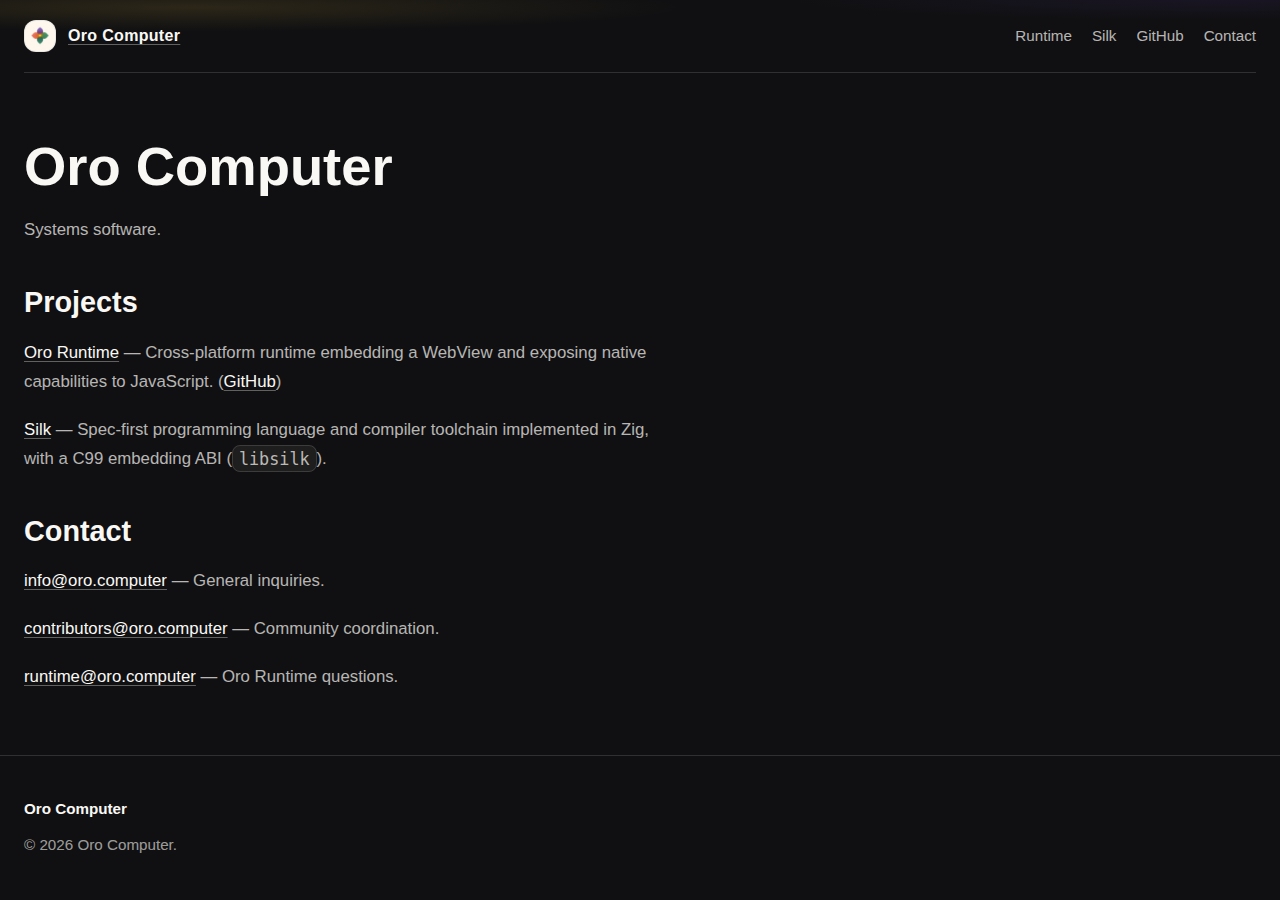
<file: index.html>
<!DOCTYPE html>
<html lang="en">
  <head>
    <meta charset="utf-8" />
    <meta name="viewport" content="width=device-width, initial-scale=1" />
    <title>Oro Computer</title>
    <meta
      name="description"
      content="Oro Computer builds systems software. Projects include Oro Runtime and Silk."
    />
    <meta name="theme-color" content="#101012" />
    <link rel="icon" type="image/png" href="docs/branding/assets/logo-icon-small.png" sizes="32x32" />
    <link rel="stylesheet" href="assets/site.css" />
  </head>
  <body>
    <a class="skip-link" href="#main">Skip to content</a>
    <header class="hero" id="top">
      <div class="container">
        <div class="site-header">
          <a class="brand" href="./">
            <img class="brand-mark" src="docs/branding/assets/logo-icon.png" alt="Oro Computer logo" width="32" height="32" />
            <span class="brand-name">Oro Computer</span>
          </a>
          <nav class="nav" aria-label="Primary navigation">
            <a href="runtime/">Runtime</a>
            <a href="silk/">Silk</a>
            <a href="https://github.com/oro-computer" target="_blank" rel="noreferrer">GitHub</a>
            <a href="#contact">Contact</a>
          </nav>
        </div>
      </div>
    </header>

    <main id="main">
      <section class="section">
        <div class="container">
          <div class="prose">
            <h1>Oro Computer</h1>
            <p>Systems software.</p>

            <h2 id="projects">Projects</h2>
            <p>
              <a href="runtime/">Oro Runtime</a> — Cross-platform runtime embedding a WebView and exposing native capabilities to
              JavaScript. (<a href="https://github.com/oro-computer/oro-runtime" target="_blank" rel="noreferrer">GitHub</a>)
            </p>
            <p>
              <a href="silk/">Silk</a> — Spec-first programming language and compiler toolchain implemented in Zig, with a C99
              embedding ABI (<code>libsilk</code>).
            </p>

            <h2 id="contact">Contact</h2>
            <p><a href="mailto:info@oro.computer">info@oro.computer</a> — General inquiries.</p>
            <p><a href="mailto:contributors@oro.computer">contributors@oro.computer</a> — Community coordination.</p>
            <p><a href="mailto:runtime@oro.computer">runtime@oro.computer</a> — Oro Runtime questions.</p>
          </div>
        </div>
      </section>
    </main>

    <footer class="site-footer">
      <div class="container">
        <div class="footer-inner">
          <strong>Oro Computer</strong>
          <span>© <span data-year>2026</span> Oro Computer.</span>
        </div>
      </div>
    </footer>
    <script src="assets/site.js" defer></script>
  </body>
</html>
</file>
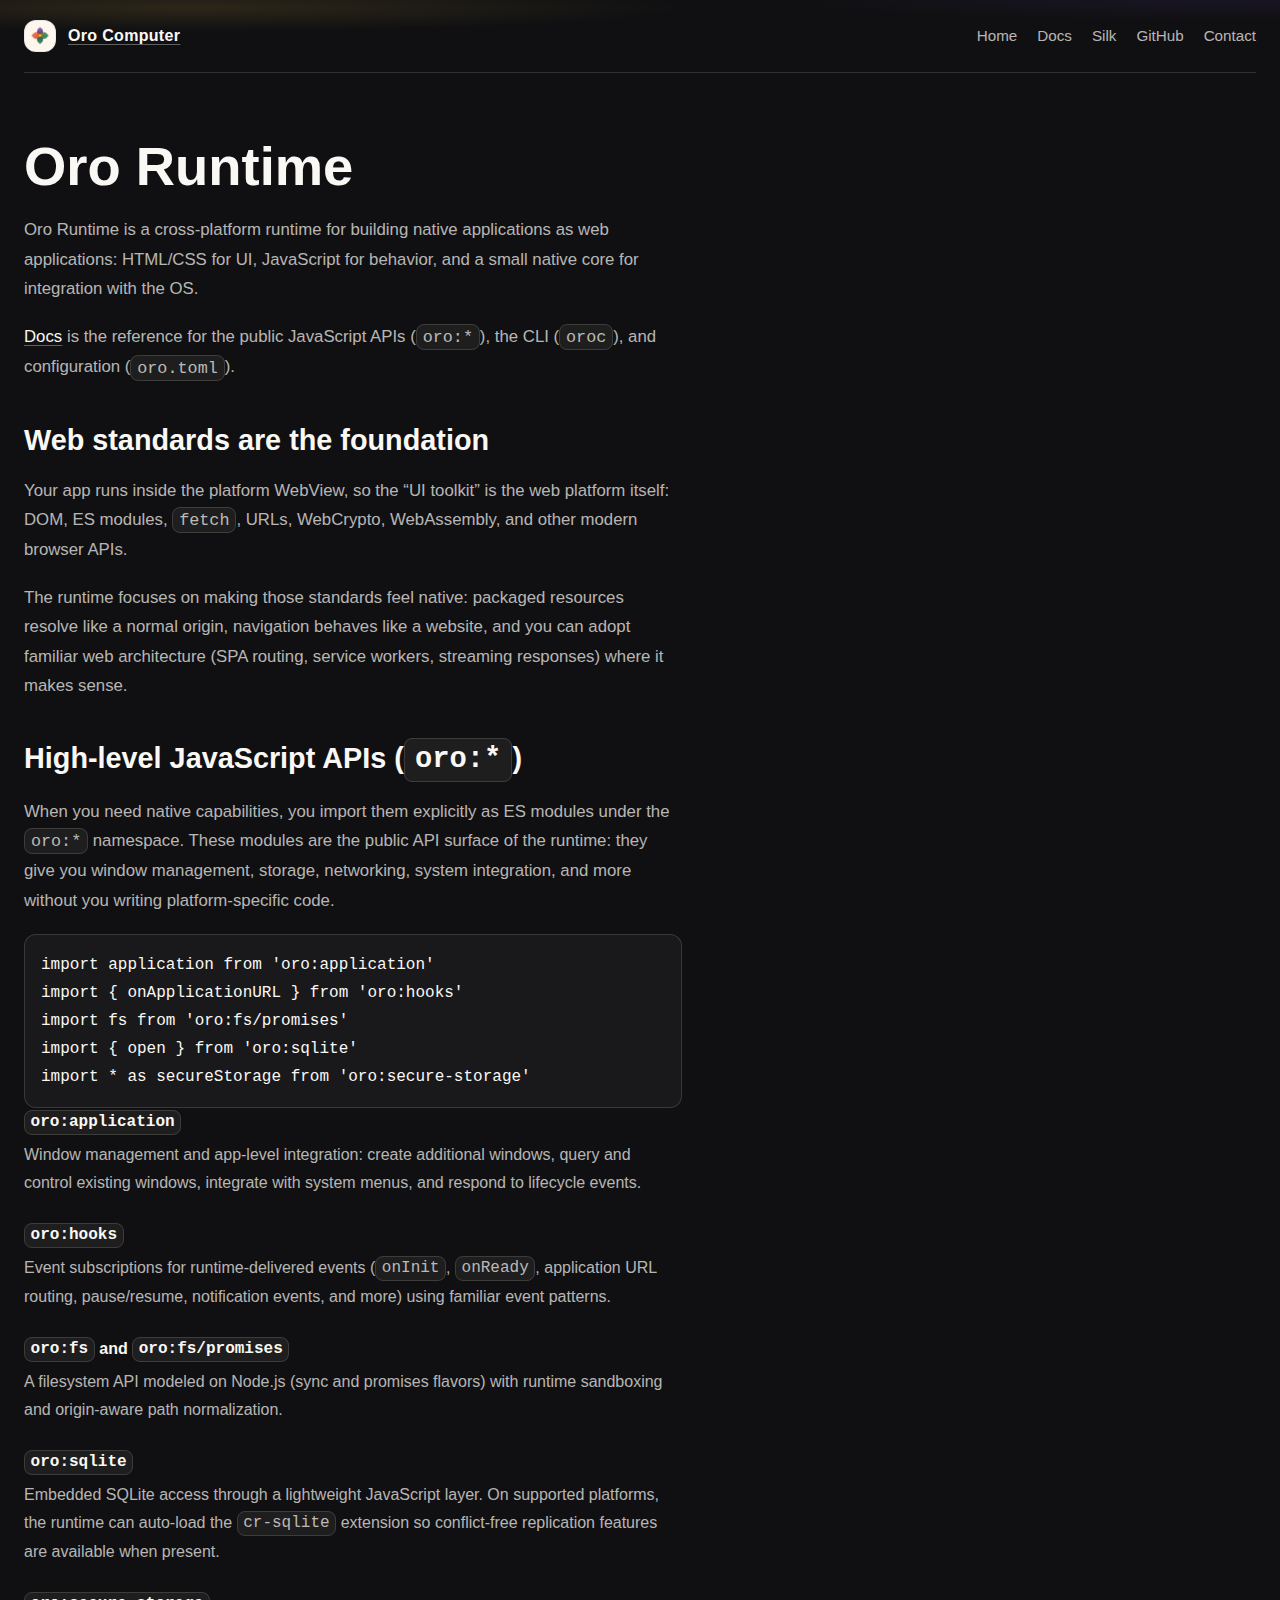
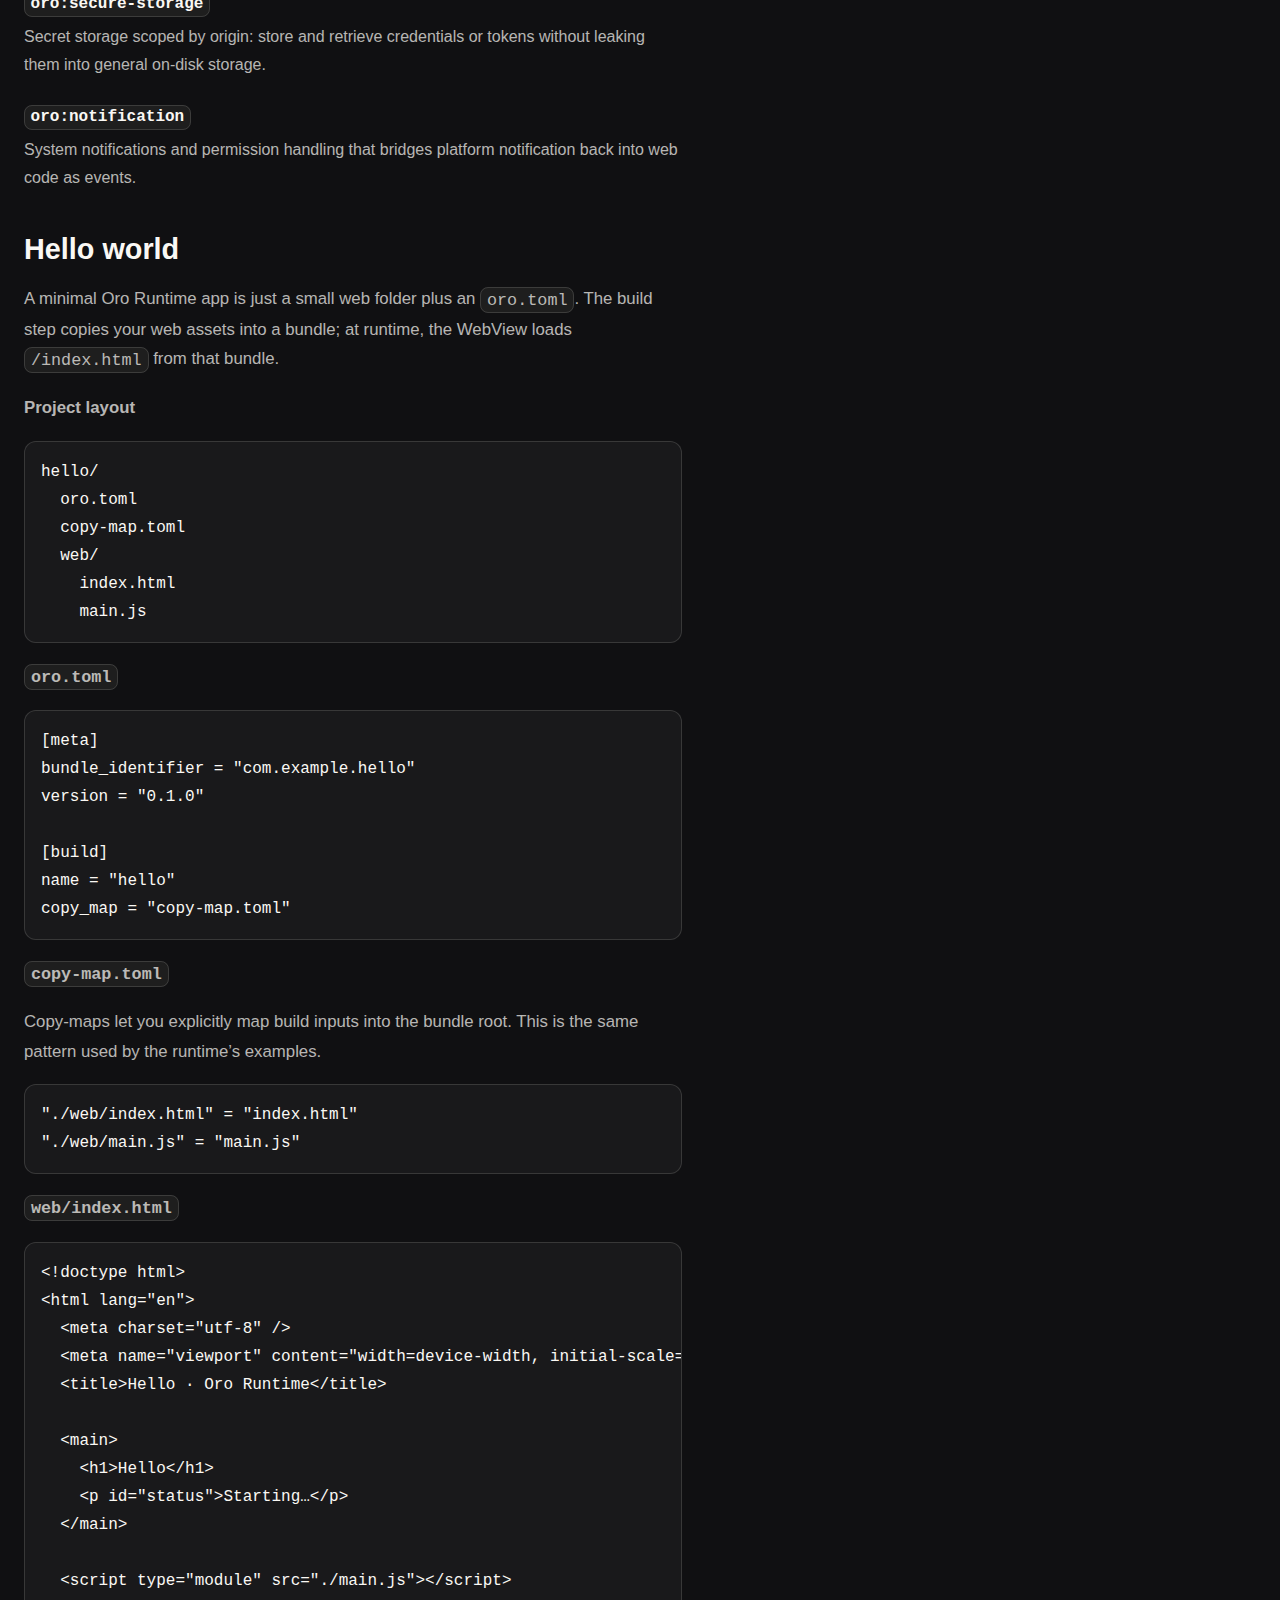
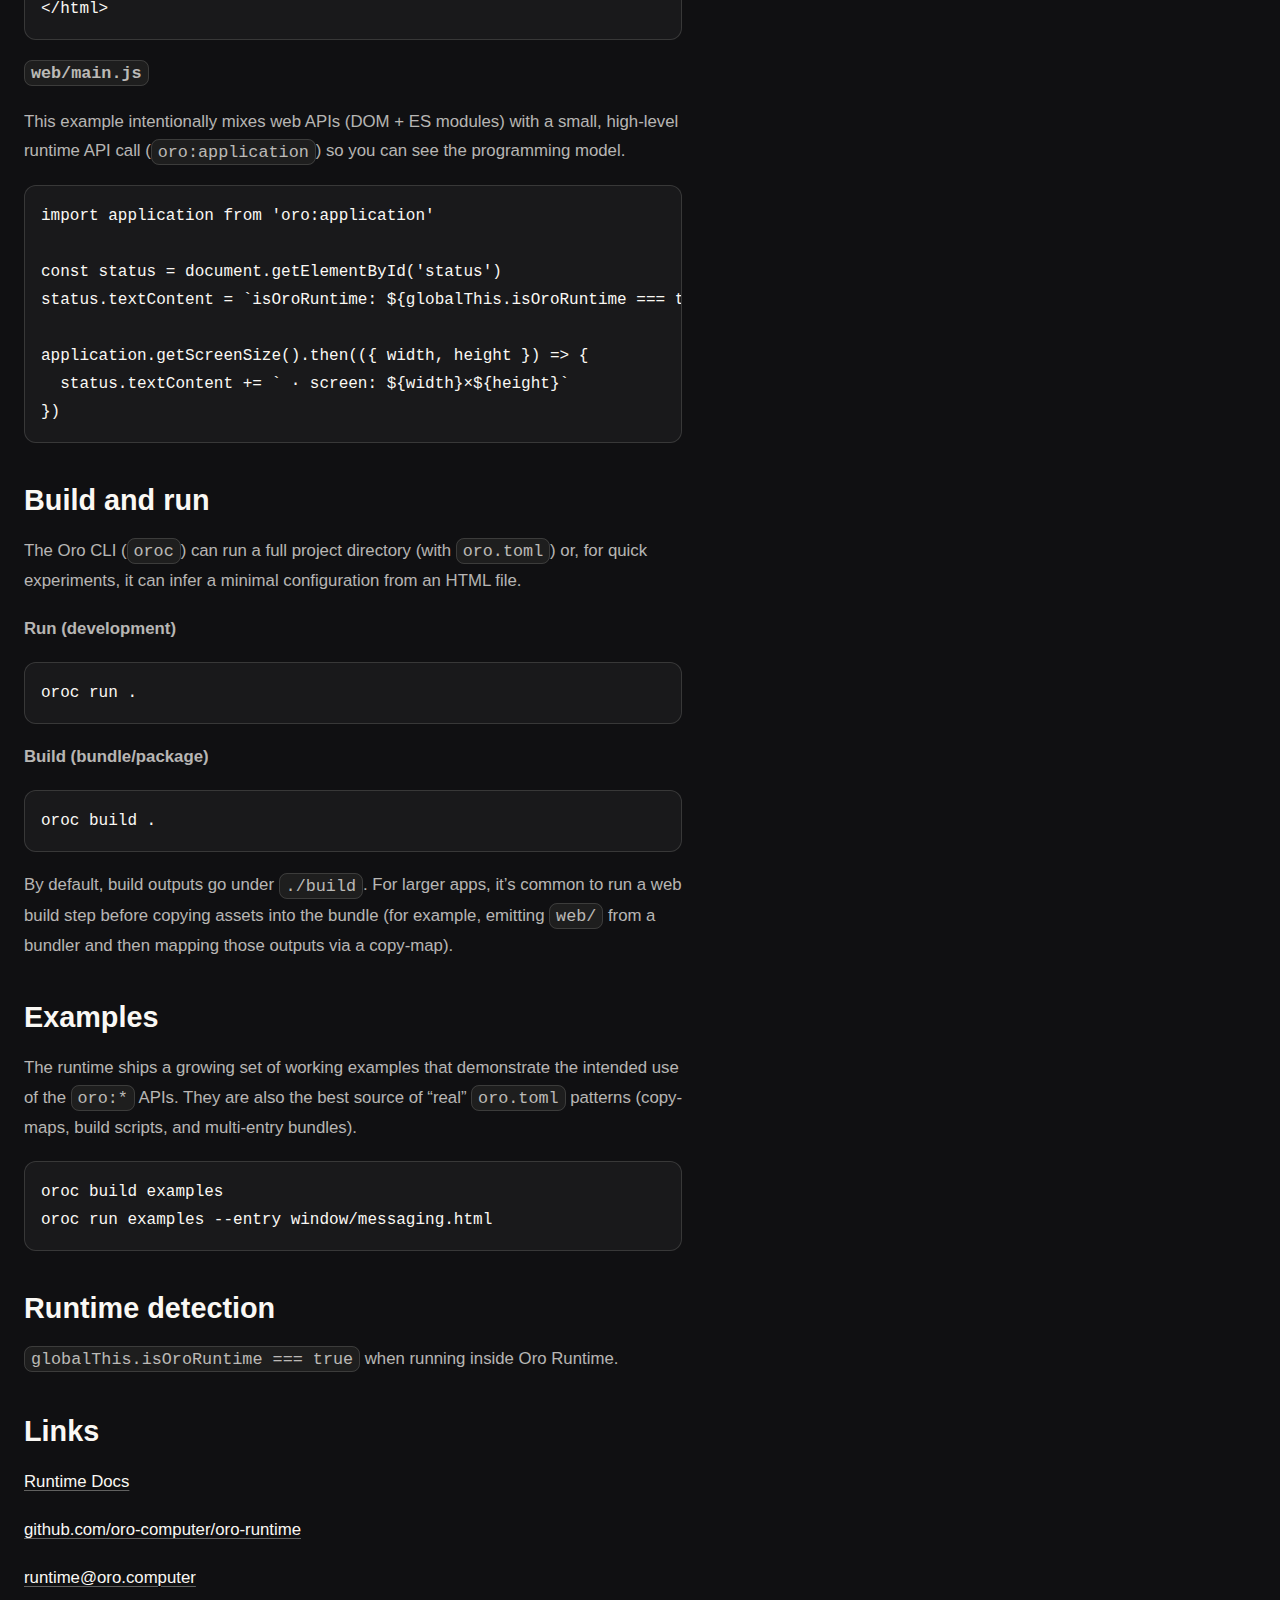
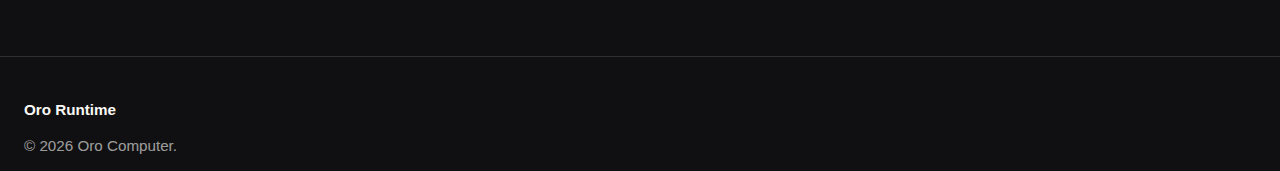
<file: runtime/index.html>
<!DOCTYPE html>
<html lang="en">
  <head>
    <meta charset="utf-8" />
    <meta name="viewport" content="width=device-width, initial-scale=1" />
    <title>Oro Runtime · Oro Computer</title>
    <meta
      name="description"
      content="Oro Runtime embeds the platform WebView and provides high-level oro:* JavaScript APIs for native capabilities."
    />
    <meta name="theme-color" content="#101012" />
    <link rel="icon" type="image/png" href="../docs/branding/assets/logo-icon-small.png" sizes="32x32" />
    <link rel="stylesheet" href="../assets/site.css" />
    <link rel="stylesheet" href="../assets/highlight/highlight.css" />
    <script src="../assets/highlight/highlight.min.js" defer></script>
    <script src="../assets/highlight/languages/javascript.min.js" defer></script>
    <script src="../assets/highlight/languages/bash.min.js" defer></script>
    <script src="../assets/highlight/languages/xml.min.js" defer></script>
    <script src="../assets/highlight/languages/toml.js" defer></script>
  </head>
  <body>
    <a class="skip-link" href="#main">Skip to content</a>
    <header class="hero">
      <div class="container">
        <div class="site-header">
          <a class="brand" href="../">
            <img
              class="brand-mark"
              src="../docs/branding/assets/logo-icon.png"
              alt="Oro Computer logo"
              width="32"
              height="32"
            />
            <span class="brand-name">Oro Computer</span>
          </a>
          <nav class="nav" aria-label="Page navigation">
            <a href="../">Home</a>
            <a href="./docs/">Docs</a>
            <a href="../silk/">Silk</a>
            <a href="https://github.com/oro-computer/oro-runtime" target="_blank" rel="noreferrer">GitHub</a>
            <a href="../#contact">Contact</a>
          </nav>
        </div>
      </div>
    </header>

    <main id="main">
      <section class="section">
        <div class="container">
          <article class="prose">
            <h1>Oro Runtime</h1>
            <p>
              Oro Runtime is a cross-platform runtime for building native applications as web applications: HTML/CSS for UI,
              JavaScript for behavior, and a small native core for integration with the OS.
            </p>
            <p>
              <a href="./docs/">Docs</a> is the reference for the public JavaScript APIs (<code>oro:*</code>), the CLI
              (<code>oroc</code>), and configuration (<code>oro.toml</code>).
            </p>

            <h2>Web standards are the foundation</h2>
            <p>
              Your app runs inside the platform WebView, so the “UI toolkit” is the web platform itself: DOM, ES modules,
              <code>fetch</code>, URLs, WebCrypto, WebAssembly, and other modern browser APIs.
            </p>
            <p>
              The runtime focuses on making those standards feel native: packaged resources resolve like a normal origin,
              navigation behaves like a website, and you can adopt familiar web architecture (SPA routing, service workers,
              streaming responses) where it makes sense.
            </p>

            <h2>High-level JavaScript APIs (<code>oro:*</code>)</h2>
            <p>
              When you need native capabilities, you import them explicitly as ES modules under the <code>oro:*</code>
              namespace. These modules are the public API surface of the runtime: they give you window management, storage,
              networking, system integration, and more without you writing platform-specific code.
            </p>
            <pre><code class="language-javascript">import application from 'oro:application'
import { onApplicationURL } from 'oro:hooks'
import fs from 'oro:fs/promises'
import { open } from 'oro:sqlite'
import * as secureStorage from 'oro:secure-storage'</code></pre>
            <dl>
              <dt><code>oro:application</code></dt>
              <dd>
                Window management and app-level integration: create additional windows, query and control existing windows,
                integrate with system menus, and respond to lifecycle events.
              </dd>
              <dt><code>oro:hooks</code></dt>
              <dd>
                Event subscriptions for runtime-delivered events (<code>onInit</code>, <code>onReady</code>, application URL
                routing, pause/resume, notification events, and more) using familiar event patterns.
              </dd>
              <dt><code>oro:fs</code> and <code>oro:fs/promises</code></dt>
              <dd>
                A filesystem API modeled on Node.js (sync and promises flavors) with runtime sandboxing and origin-aware path
                normalization.
              </dd>
              <dt><code>oro:sqlite</code></dt>
              <dd>
                Embedded SQLite access through a lightweight JavaScript layer. On supported platforms, the runtime can
                auto-load the <code>cr-sqlite</code> extension so conflict-free replication features are available when
                present.
              </dd>
              <dt><code>oro:secure-storage</code></dt>
              <dd>
                Secret storage scoped by origin: store and retrieve credentials or tokens without leaking them into general
                on-disk storage.
              </dd>
              <dt><code>oro:notification</code></dt>
              <dd>
                System notifications and permission handling that bridges platform notification back into web code as events.
              </dd>
            </dl>

            <h2>Hello world</h2>
            <p>
              A minimal Oro Runtime app is just a small web folder plus an <code>oro.toml</code>. The build step copies your
              web assets into a bundle; at runtime, the WebView loads <code>/index.html</code> from that bundle.
            </p>

            <p><strong>Project layout</strong></p>
            <pre><code class="language-plaintext">hello/
  oro.toml
  copy-map.toml
  web/
    index.html
    main.js</code></pre>

            <p><strong><code>oro.toml</code></strong></p>
            <pre><code class="language-toml">[meta]
bundle_identifier = "com.example.hello"
version = "0.1.0"

[build]
name = "hello"
copy_map = "copy-map.toml"</code></pre>

            <p><strong><code>copy-map.toml</code></strong></p>
            <p>
              Copy-maps let you explicitly map build inputs into the bundle root. This is the same pattern used by the
              runtime’s examples.
            </p>
            <pre><code class="language-toml">"./web/index.html" = "index.html"
"./web/main.js" = "main.js"</code></pre>

            <p><strong><code>web/index.html</code></strong></p>
            <pre><code class="language-html">&lt;!doctype html&gt;
&lt;html lang=&quot;en&quot;&gt;
  &lt;meta charset=&quot;utf-8&quot; /&gt;
  &lt;meta name=&quot;viewport&quot; content=&quot;width=device-width, initial-scale=1&quot; /&gt;
  &lt;title&gt;Hello · Oro Runtime&lt;/title&gt;

  &lt;main&gt;
    &lt;h1&gt;Hello&lt;/h1&gt;
    &lt;p id=&quot;status&quot;&gt;Starting…&lt;/p&gt;
  &lt;/main&gt;

  &lt;script type=&quot;module&quot; src=&quot;./main.js&quot;&gt;&lt;/script&gt;
&lt;/html&gt;</code></pre>

            <p><strong><code>web/main.js</code></strong></p>
            <p>
              This example intentionally mixes web APIs (DOM + ES modules) with a small, high-level runtime API call
              (<code>oro:application</code>) so you can see the programming model.
            </p>
            <pre><code class="language-javascript">import application from 'oro:application'

const status = document.getElementById('status')
status.textContent = `isOroRuntime: ${globalThis.isOroRuntime === true}`

application.getScreenSize().then(({ width, height }) => {
  status.textContent += ` · screen: ${width}×${height}`
})</code></pre>

            <h2>Build and run</h2>
            <p>
              The Oro CLI (<code>oroc</code>) can run a full project directory (with <code>oro.toml</code>) or, for quick
              experiments, it can infer a minimal configuration from an HTML file.
            </p>
            <p><strong>Run (development)</strong></p>
            <pre><code class="language-bash">oroc run .</code></pre>
            <p><strong>Build (bundle/package)</strong></p>
            <pre><code class="language-bash">oroc build .</code></pre>
            <p>
              By default, build outputs go under <code>./build</code>. For larger apps, it’s common to run a web build step
              before copying assets into the bundle (for example, emitting <code>web/</code> from a bundler and then mapping
              those outputs via a copy-map).
            </p>

            <h2>Examples</h2>
            <p>
              The runtime ships a growing set of working examples that demonstrate the intended use of the <code>oro:*</code>
              APIs. They are also the best source of “real” <code>oro.toml</code> patterns (copy-maps, build scripts, and
              multi-entry bundles).
            </p>
            <pre><code class="language-bash">oroc build examples
oroc run examples --entry window/messaging.html</code></pre>

            <h2>Runtime detection</h2>
            <p><code>globalThis.isOroRuntime === true</code> when running inside Oro Runtime.</p>

            <h2>Links</h2>
            <p><a href="./docs/">Runtime Docs</a></p>
            <p><a href="https://github.com/oro-computer/oro-runtime" target="_blank" rel="noreferrer">github.com/oro-computer/oro-runtime</a></p>
            <p><a href="mailto:runtime@oro.computer">runtime@oro.computer</a></p>
          </article>
        </div>
      </section>
    </main>

    <footer class="site-footer">
      <div class="container">
        <div class="footer-inner">
          <strong>Oro Runtime</strong>
          <span>© <span data-year>2026</span> Oro Computer.</span>
        </div>
      </div>
    </footer>
    <script src="../assets/site.js" defer></script>
  </body>
</html>
</file>
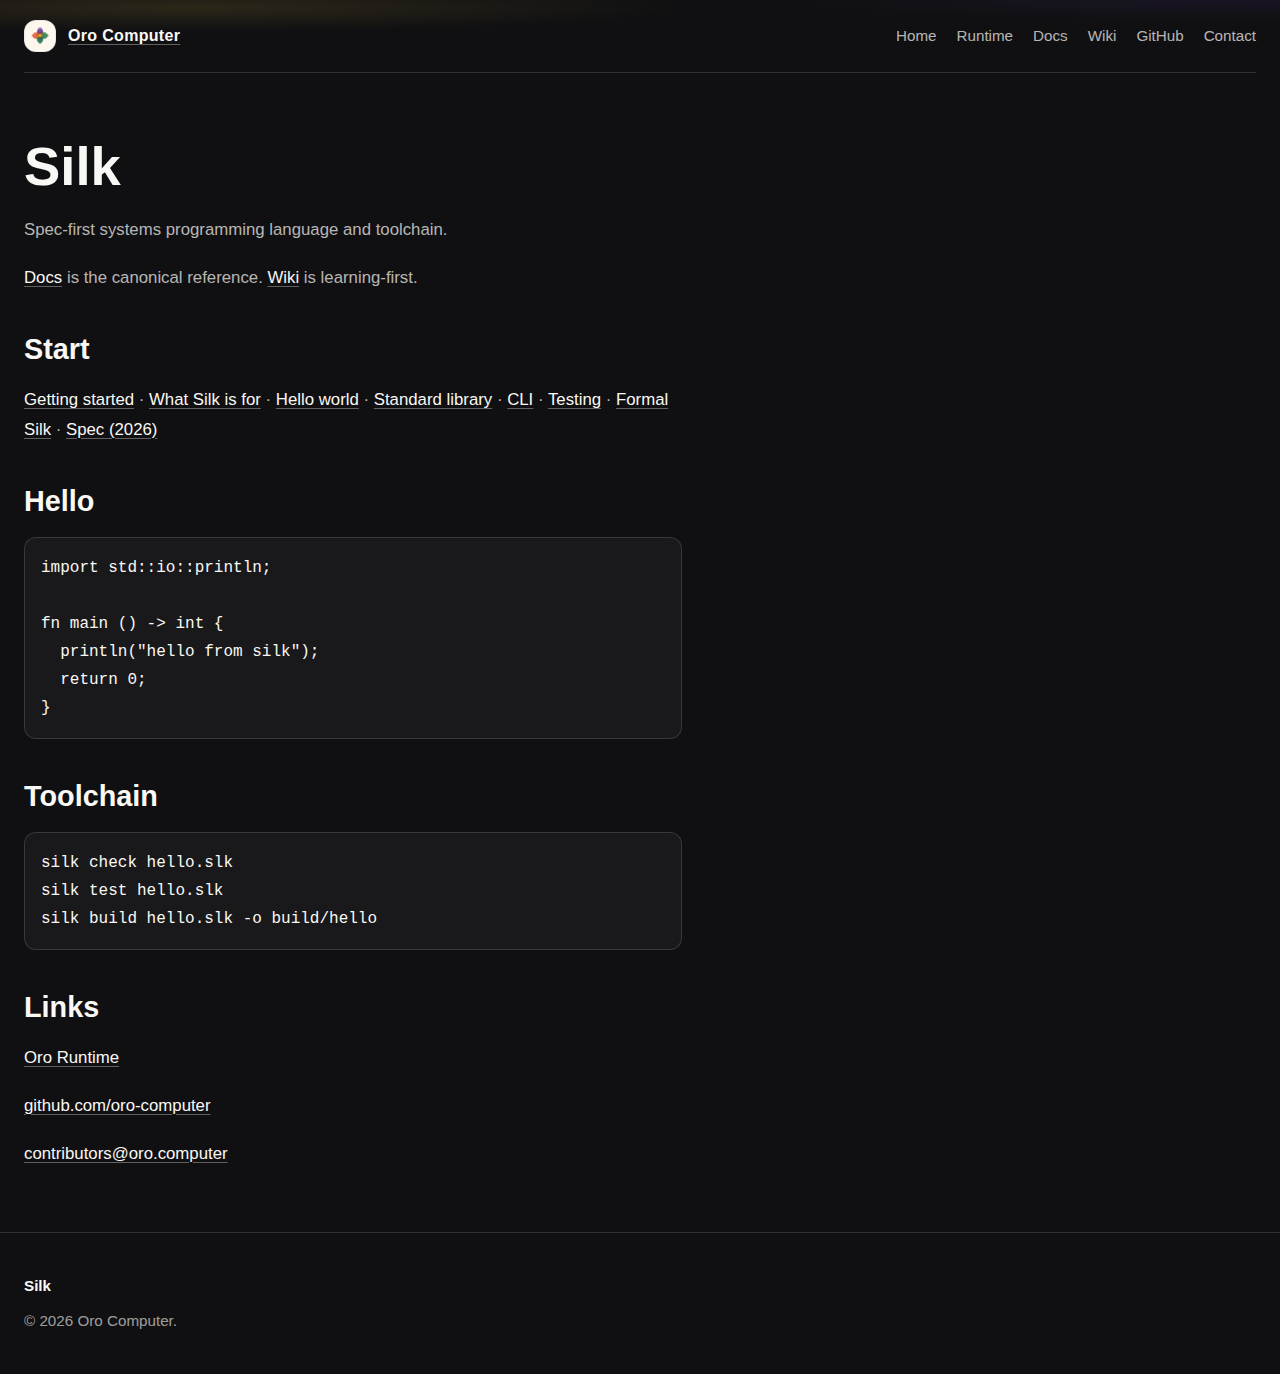
<file: silk/index.html>
<!DOCTYPE html>
<html lang="en">
  <head>
    <meta charset="utf-8" />
    <meta name="viewport" content="width=device-width, initial-scale=1" />
    <title>Silk · Oro Computer</title>
    <meta
      name="description"
      content="Silk is a spec-first systems programming language and toolchain."
    />
    <meta name="theme-color" content="#101012" />
    <link rel="icon" type="image/png" href="../docs/branding/assets/logo-icon-small.png" sizes="32x32" />
    <link rel="stylesheet" href="../assets/site.css" />
    <link rel="stylesheet" href="../assets/highlight/highlight.css" />
    <script src="../assets/highlight/highlight.min.js" defer></script>
    <script src="../assets/highlight/languages/bash.min.js" defer></script>
    <script src="../assets/highlight/languages/silk.js" defer></script>
  </head>
  <body>
    <a class="skip-link" href="#main">Skip to content</a>
    <header class="hero">
      <div class="container">
        <div class="site-header">
          <a class="brand" href="../">
            <img
              class="brand-mark"
              src="../docs/branding/assets/logo-icon.png"
              alt="Oro Computer logo"
              width="32"
              height="32"
            />
            <span class="brand-name">Oro Computer</span>
          </a>
          <nav class="nav" aria-label="Page navigation">
            <a href="../">Home</a>
            <a href="../runtime/">Runtime</a>
            <a href="./docs/">Docs</a>
            <a href="./wiki/">Wiki</a>
            <a href="https://github.com/oro-computer" target="_blank" rel="noreferrer">GitHub</a>
            <a href="../#contact">Contact</a>
          </nav>
        </div>
      </div>
    </header>

    <main id="main">
      <section class="section">
        <div class="container">
          <article class="prose">
            <h1>Silk</h1>
            <p>Spec-first systems programming language and toolchain.</p>
            <p><a href="./docs/">Docs</a> is the canonical reference. <a href="./wiki/">Wiki</a> is learning-first.</p>

            <h2>Start</h2>
            <p>
              <a href="./docs/?p=usage/getting-started">Getting started</a> ·
              <a href="./docs/?p=guides/purpose">What Silk is for</a> ·
              <a href="./docs/?p=guides/hello-world">Hello world</a> ·
              <a href="./docs/?p=guides/standard-library">Standard library</a> ·
              <a href="./docs/?p=guides/cli">CLI</a> ·
              <a href="./docs/?p=guides/testing">Testing</a> ·
              <a href="./docs/?p=guides/formal-silk">Formal Silk</a> ·
              <a href="./spec/2026/">Spec (2026)</a>
            </p>

            <h2>Hello</h2>
            <pre><code class="language-silk">import std::io::println;

fn main () -&gt; int {
  println(&quot;hello from silk&quot;);
  return 0;
}</code></pre>

            <h2>Toolchain</h2>
            <pre><code class="language-bash">silk check hello.slk
silk test hello.slk
silk build hello.slk -o build/hello</code></pre>

            <h2>Links</h2>
            <p><a href="../runtime/">Oro Runtime</a></p>
            <p><a href="https://github.com/oro-computer" target="_blank" rel="noreferrer">github.com/oro-computer</a></p>
            <p><a href="mailto:contributors@oro.computer">contributors@oro.computer</a></p>
          </article>
        </div>
      </section>
    </main>

    <footer class="site-footer">
      <div class="container">
        <div class="footer-inner">
          <strong>Silk</strong>
          <span>© <span data-year>2026</span> Oro Computer.</span>
        </div>
      </div>
    </footer>
    <script src="../assets/site.js" defer></script>
  </body>
</html>
</file>
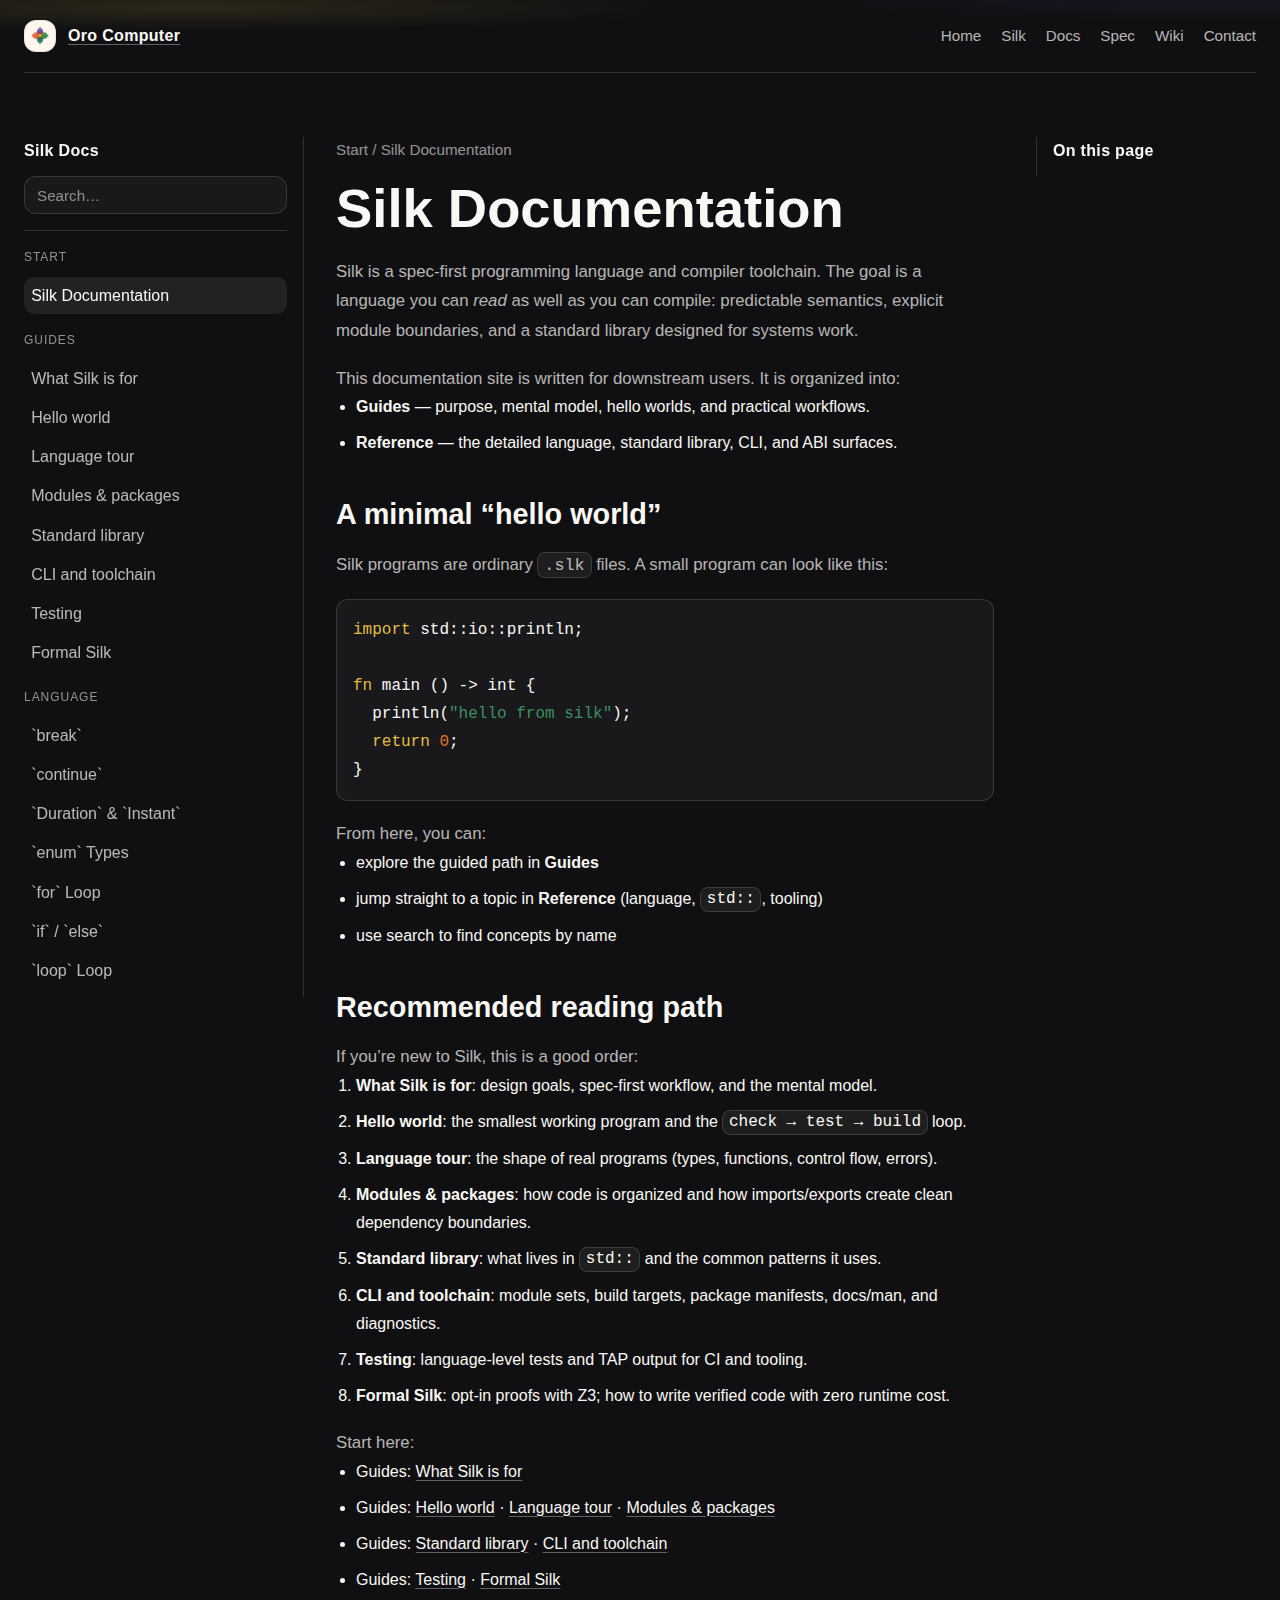
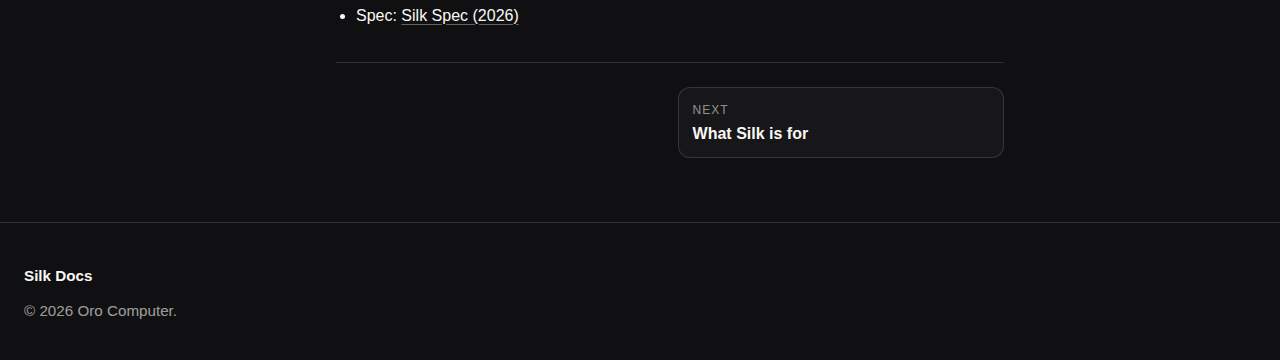
<file: silk/docs/index.html>
<!DOCTYPE html>
<html lang="en">
  <head>
    <meta charset="utf-8" />
    <meta name="viewport" content="width=device-width, initial-scale=1" />
    <title>Silk Docs · Oro Computer</title>
    <meta
      name="description"
      content="Silk documentation: language, standard library, compiler, CLI, ABI, and usage."
    />
    <meta name="theme-color" content="#101012" />
    <link
      rel="icon"
      type="image/png"
      href="../../docs/branding/assets/logo-icon-small.png"
      sizes="32x32"
    />
    <link rel="stylesheet" href="../../assets/site.css" />
    <link rel="stylesheet" href="../../assets/highlight/highlight.css" />
    <script src="../../assets/highlight/highlight.min.js" defer></script>
    <script src="../../assets/highlight/languages/bash.min.js" defer></script>
    <script src="../../assets/highlight/languages/c.min.js" defer></script>
    <script src="../../assets/highlight/languages/javascript.min.js" defer></script>
    <script src="../../assets/highlight/languages/json.min.js" defer></script>
    <script src="../../assets/highlight/languages/lua.min.js" defer></script>
    <script src="../../assets/highlight/languages/vim.min.js" defer></script>
    <script src="../../assets/highlight/languages/xml.min.js" defer></script>
    <script src="../../assets/highlight/languages/silk.js" defer></script>
    <script src="../../assets/highlight/languages/toml.js" defer></script>
    <script src="../../assets/highlight/languages/zig.js" defer></script>
    <script src="../../assets/marked.min.js" defer></script>
    <script src="../../assets/docs-viewer.js" defer></script>
  </head>
  <body>
    <a class="skip-link" href="#main">Skip to content</a>
    <header class="hero">
      <div class="container">
        <div class="site-header">
          <a class="brand" href="../../">
            <img
              class="brand-mark"
              src="../../docs/branding/assets/logo-icon.png"
              alt="Oro Computer logo"
              width="32"
              height="32"
            />
            <span class="brand-name">Oro Computer</span>
          </a>
          <nav class="nav" aria-label="Primary navigation">
            <a href="../../">Home</a>
            <a href="../">Silk</a>
            <a href="./">Docs</a>
            <a href="./?p=spec/2026">Spec</a>
            <a href="../wiki/">Wiki</a>
            <a href="../../#contact">Contact</a>
          </nav>
        </div>
      </div>
    </header>

    <main id="main">
      <section class="section">
        <div class="container">
          <div
            class="docs-layout"
            data-docs-app
            data-kind="docs"
            data-index="./index.json"
            data-search="./search.json"
            data-base="./source/"
            data-default="start"
          >
            <aside class="docs-sidebar" aria-label="Documentation navigation">
              <div class="docs-sidebar-header">
                <div class="docs-sidebar-title">Silk Docs</div>
                <input
                  class="docs-search"
                  type="search"
                  inputmode="search"
                  autocomplete="off"
                  placeholder="Search…"
                  aria-label="Search documentation"
                  data-docs-search
                />
              </div>
              <nav class="docs-nav" data-docs-nav></nav>
              <div class="docs-results" data-docs-results hidden></div>
            </aside>

            <article class="docs-content">
              <div class="docs-breadcrumb" data-docs-breadcrumb>Loading…</div>
              <div class="prose" data-docs-content></div>
              <div class="docs-prevnext">
                <div class="docs-prevnext-item" data-docs-prev></div>
                <div class="docs-prevnext-item" data-docs-next></div>
              </div>
            </article>

            <aside class="docs-toc" aria-label="On this page" data-docs-toc hidden></aside>
          </div>
        </div>
      </section>
    </main>

    <footer class="site-footer">
      <div class="container">
        <div class="footer-inner">
          <strong>Silk Docs</strong>
          <span>© <span data-year>2026</span> Oro Computer.</span>
        </div>
      </div>
    </footer>
    <script src="../../assets/site.js" defer></script>
  </body>
</html>
</file>
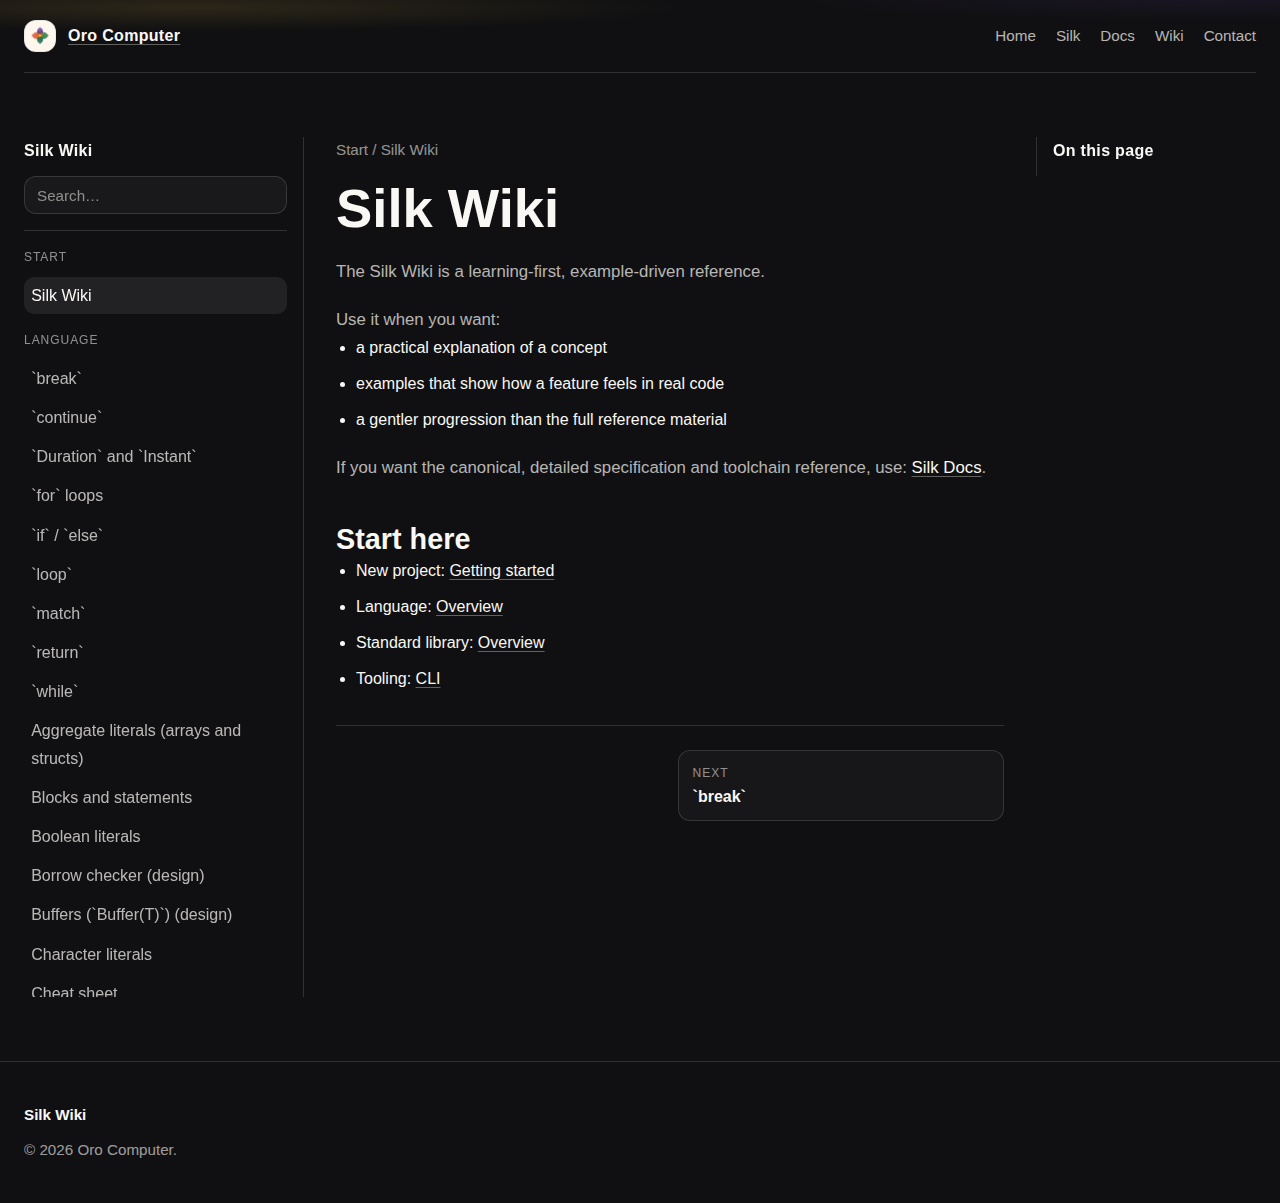
<file: silk/wiki/index.html>
<!DOCTYPE html>
<html lang="en">
  <head>
    <meta charset="utf-8" />
    <meta name="viewport" content="width=device-width, initial-scale=1" />
    <title>Silk Wiki · Oro Computer</title>
    <meta
      name="description"
      content="Silk wiki: MDN-style learning pages for the language, stdlib, and tooling."
    />
    <meta name="theme-color" content="#101012" />
    <link
      rel="icon"
      type="image/png"
      href="../../docs/branding/assets/logo-icon-small.png"
      sizes="32x32"
    />
    <link rel="stylesheet" href="../../assets/site.css" />
    <link rel="stylesheet" href="../../assets/highlight/highlight.css" />
    <script src="../../assets/highlight/highlight.min.js" defer></script>
    <script src="../../assets/highlight/languages/bash.min.js" defer></script>
    <script src="../../assets/highlight/languages/c.min.js" defer></script>
    <script src="../../assets/highlight/languages/javascript.min.js" defer></script>
    <script src="../../assets/highlight/languages/json.min.js" defer></script>
    <script src="../../assets/highlight/languages/lua.min.js" defer></script>
    <script src="../../assets/highlight/languages/vim.min.js" defer></script>
    <script src="../../assets/highlight/languages/xml.min.js" defer></script>
    <script src="../../assets/highlight/languages/silk.js" defer></script>
    <script src="../../assets/highlight/languages/toml.js" defer></script>
    <script src="../../assets/highlight/languages/zig.js" defer></script>
    <script src="../../assets/marked.min.js" defer></script>
    <script src="../../assets/docs-viewer.js" defer></script>
  </head>
  <body>
    <a class="skip-link" href="#main">Skip to content</a>
    <header class="hero">
      <div class="container">
        <div class="site-header">
          <a class="brand" href="../../">
            <img
              class="brand-mark"
              src="../../docs/branding/assets/logo-icon.png"
              alt="Oro Computer logo"
              width="32"
              height="32"
            />
            <span class="brand-name">Oro Computer</span>
          </a>
          <nav class="nav" aria-label="Primary navigation">
            <a href="../../">Home</a>
            <a href="../">Silk</a>
            <a href="../docs/">Docs</a>
            <a href="./">Wiki</a>
            <a href="../../#contact">Contact</a>
          </nav>
        </div>
      </div>
    </header>

    <main id="main">
      <section class="section">
        <div class="container">
          <div
            class="docs-layout"
            data-docs-app
            data-kind="wiki"
            data-index="./index.json"
            data-search="./search.json"
            data-base="./source/"
            data-default="start"
          >
            <aside class="docs-sidebar" aria-label="Wiki navigation">
              <div class="docs-sidebar-header">
                <div class="docs-sidebar-title">Silk Wiki</div>
                <input
                  class="docs-search"
                  type="search"
                  inputmode="search"
                  autocomplete="off"
                  placeholder="Search…"
                  aria-label="Search wiki"
                  data-docs-search
                />
              </div>
              <nav class="docs-nav" data-docs-nav></nav>
              <div class="docs-results" data-docs-results hidden></div>
            </aside>

            <article class="docs-content">
              <div class="docs-breadcrumb" data-docs-breadcrumb>Loading…</div>
              <div class="prose" data-docs-content></div>
              <div class="docs-prevnext">
                <div class="docs-prevnext-item" data-docs-prev></div>
                <div class="docs-prevnext-item" data-docs-next></div>
              </div>
            </article>

            <aside class="docs-toc" aria-label="On this page" data-docs-toc hidden></aside>
          </div>
        </div>
      </section>
    </main>

    <footer class="site-footer">
      <div class="container">
        <div class="footer-inner">
          <strong>Silk Wiki</strong>
          <span>© <span data-year>2026</span> Oro Computer.</span>
        </div>
      </div>
    </footer>
    <script src="../../assets/site.js" defer></script>
  </body>
</html>
</file>
<file: assets/site.css>
:root {
  --color-gold: #f6c945;
  --color-purple: #5b3ba2;
  --color-green: #3e9b65;
  --color-orange: #f47a28;
  --color-bg: #101012;
  --color-fg: #faf8f4;
  --color-muted: rgba(250, 248, 244, 0.72);
  --color-border: rgba(250, 248, 244, 0.14);
  --color-surface: rgba(250, 248, 244, 0.06);

  --font-display: "Aeonik", "Satoshi", "Inter", -apple-system, BlinkMacSystemFont, "Segoe UI", sans-serif;
  --font-body: "Inter", -apple-system, BlinkMacSystemFont, "Segoe UI", sans-serif;
  --font-mono: "JetBrains Mono", "Fira Code", "SFMono-Regular", Menlo, Consolas, monospace;

  --radius: 12px;
  --container: 1280px;
  --text-max: 74ch;
  --gutter: 24px;
  --section-y: 64px;
  --section-y-mobile: 32px;
}

*,
*::before,
*::after {
  box-sizing: border-box;
}

html {
  scroll-behavior: smooth;
}

body {
  margin: 0;
  font-family: var(--font-body);
  background: var(--color-bg);
  color: var(--color-fg);
  line-height: 1.7;
  text-rendering: optimizeLegibility;
}

a {
  color: var(--color-fg);
  text-decoration: underline;
  text-decoration-color: rgba(250, 248, 244, 0.35);
  text-underline-offset: 3px;
  text-decoration-thickness: 1px;
}

a:hover,
a:focus-visible {
  text-decoration-color: rgba(246, 201, 69, 0.9);
}

img {
  max-width: 100%;
  height: auto;
}

code,
pre {
  font-family: var(--font-mono);
}

:focus-visible {
  outline: 2px solid var(--color-gold);
  outline-offset: 3px;
}

.skip-link {
  position: absolute;
  left: 12px;
  top: 12px;
  padding: 0.65rem 0.9rem;
  background: var(--color-fg);
  color: var(--color-bg);
  border-radius: var(--radius);
  border: 1px solid var(--color-border);
  transform: translateY(-150%);
  transition: transform 160ms ease;
  z-index: 999;
}

.skip-link:focus-visible {
  transform: translateY(0);
}

.container {
  max-width: var(--container);
  margin: 0 auto;
  padding: 0 var(--gutter);
}

.hero {
  position: relative;
  overflow: hidden;
}

.hero::before {
  content: "";
  position: absolute;
  inset: 0;
  background: radial-gradient(70% 60% at 15% 10%, rgba(246, 201, 69, 0.12), transparent 55%),
    radial-gradient(60% 50% at 95% 0%, rgba(91, 59, 162, 0.12), transparent 55%);
  pointer-events: none;
}

.site-header {
  position: relative;
  display: flex;
  align-items: center;
  justify-content: space-between;
  gap: 1.25rem;
  flex-wrap: wrap;
  padding: 1.25rem 0;
  border-bottom: 1px solid var(--color-border);
}

.brand {
  display: inline-flex;
  align-items: center;
  gap: 0.75rem;
  min-width: 12rem;
}

.brand-mark {
  width: 32px;
  height: 32px;
  border-radius: var(--radius);
  border: 1px solid var(--color-border);
  background: rgba(250, 248, 244, 0.92);
}

.brand-name {
  font-family: var(--font-display);
  font-weight: 700;
  letter-spacing: 0.02em;
}

.nav {
  display: flex;
  gap: 1.25rem;
  flex-wrap: wrap;
  color: var(--color-muted);
  font-size: 0.95rem;
}

.nav a {
  text-decoration: none;
  color: inherit;
}

.nav a:hover,
.nav a:focus-visible {
  color: var(--color-fg);
}

h1,
h2,
h3 {
  font-family: var(--font-display);
  margin: 0;
}

h1 {
  font-size: clamp(2.4rem, 4.4vw, 3.4rem);
  line-height: 1.1;
}

h2 {
  font-size: 1.8rem;
  line-height: 1.2;
}

p {
  margin: 0;
  color: var(--color-muted);
  font-size: 1.05rem;
}

.section {
  padding: var(--section-y) 0;
}

.prose {
  max-width: var(--text-max);
  line-height: 1.75;
}

.prose > * + * {
  margin-top: 1.15rem;
}

.prose h2 {
  margin-top: 2.5rem;
}

.prose ul,
.prose ol {
  margin: 0;
  padding-left: 1.25rem;
}

.prose li + li {
  margin-top: 0.5rem;
}

.prose dl {
  margin: 0;
}

.prose dt {
  margin-top: 1rem;
  font-weight: 650;
}

.prose dt:first-child {
  margin-top: 0;
}

.prose dd {
  margin: 0.25rem 0 0;
  color: var(--color-muted);
}

.prose dd + dt {
  margin-top: 1.5rem;
}

code {
  padding: 0.15em 0.35em;
  border-radius: 8px;
  border: 1px solid var(--color-border);
  background: rgba(250, 248, 244, 0.06);
}

pre {
  margin: 0;
  padding: 1rem;
  border-radius: var(--radius);
  border: 1px solid var(--color-border);
  background: rgba(250, 248, 244, 0.04);
  overflow: auto;
}

pre code {
  padding: 0;
  border: 0;
  background: transparent;
}

.site-footer {
  padding: 2.5rem 0;
  border-top: 1px solid var(--color-border);
  background: transparent;
}

.footer-inner {
  display: flex;
  flex-direction: column;
  gap: 0.6rem;
  color: rgba(250, 248, 244, 0.62);
  font-size: 0.95rem;
}

.footer-inner strong {
  color: var(--color-fg);
}

.docs-layout {
  display: grid;
  grid-template-columns: 280px minmax(0, 1fr) 220px;
  gap: 2rem;
  align-items: start;
}

.docs-sidebar {
  position: sticky;
  top: 1.25rem;
  align-self: start;
  padding-right: 1rem;
  border-right: 1px solid var(--color-border);
  max-height: calc(100vh - 2.5rem);
  overflow: auto;
}

.docs-sidebar-header {
  padding-bottom: 1rem;
  border-bottom: 1px solid var(--color-border);
}

.docs-sidebar-title {
  font-family: var(--font-display);
  font-weight: 700;
  letter-spacing: 0.02em;
  color: var(--color-fg);
  margin-bottom: 0.75rem;
}

.docs-search {
  width: 100%;
  padding: 0.6rem 0.75rem;
  border-radius: var(--radius);
  border: 1px solid var(--color-border);
  background: rgba(250, 248, 244, 0.04);
  color: var(--color-fg);
  font-family: var(--font-body);
  font-size: 0.95rem;
}

.docs-search::placeholder {
  color: rgba(250, 248, 244, 0.52);
}

.docs-nav {
  padding: 1rem 0;
}

.docs-results {
  padding: 1rem 0;
  border-top: 1px solid var(--color-border);
}

.docs-search-empty {
  color: rgba(250, 248, 244, 0.62);
  font-size: 0.95rem;
}

.docs-search-results {
  display: flex;
  flex-direction: column;
  gap: 0.5rem;
}

.docs-search-result {
  display: block;
  padding: 0.55rem 0.6rem;
  border-radius: 12px;
  border: 1px solid transparent;
  text-decoration: none;
  color: inherit;
}

.docs-search-result:hover,
.docs-search-result:focus-visible {
  border-color: var(--color-border);
  background: rgba(250, 248, 244, 0.06);
}

.docs-search-result[data-active="true"] {
  border-color: var(--color-border);
  background: rgba(250, 248, 244, 0.08);
}

.docs-search-result-title {
  color: var(--color-fg);
  font-weight: 650;
  line-height: 1.25;
}

.docs-search-result-meta {
  margin-top: 0.15rem;
  color: rgba(250, 248, 244, 0.55);
  font-size: 0.78rem;
  text-transform: uppercase;
  letter-spacing: 0.08em;
}

.docs-search-result-summary {
  margin-top: 0.35rem;
  color: var(--color-muted);
  font-size: 0.95rem;
  line-height: 1.55;
}

.docs-nav-section {
  margin-top: 1rem;
  color: rgba(250, 248, 244, 0.55);
  font-size: 0.75rem;
  text-transform: uppercase;
  letter-spacing: 0.08em;
}

.docs-nav-section:first-child {
  margin-top: 0;
}

.docs-nav-list {
  list-style: none;
  padding: 0;
  margin: 0.6rem 0 0;
}

.docs-nav-list li + li {
  margin-top: 0.15rem;
}

.docs-nav a {
  display: block;
  padding: 0.3rem 0.45rem;
  border-radius: 10px;
  text-decoration: none;
  color: rgba(250, 248, 244, 0.72);
}

.docs-nav a:hover,
.docs-nav a:focus-visible {
  color: var(--color-fg);
  background: rgba(250, 248, 244, 0.06);
}

.docs-nav a[data-active="true"] {
  color: var(--color-fg);
  background: rgba(250, 248, 244, 0.08);
}

.docs-content {
  max-width: none;
  min-width: 0;
}

.docs-breadcrumb {
  color: rgba(250, 248, 244, 0.58);
  font-size: 0.95rem;
  margin-bottom: 1rem;
}

.docs-toc {
  position: sticky;
  top: 1.25rem;
  align-self: start;
  padding-left: 1rem;
  border-left: 1px solid var(--color-border);
  max-height: calc(100vh - 2.5rem);
  overflow: auto;
}

.docs-toc-title {
  font-family: var(--font-display);
  font-weight: 700;
  letter-spacing: 0.02em;
  color: var(--color-fg);
}

.docs-toc-list {
  list-style: none;
  padding: 0;
  margin: 0.75rem 0 0;
}

.docs-toc-list li + li {
  margin-top: 0.35rem;
}

.docs-toc-list li[data-level="h3"] {
  padding-left: 0.9rem;
}

.docs-toc-list a {
  color: rgba(250, 248, 244, 0.72);
  text-decoration: none;
  font-size: 0.95rem;
  line-height: 1.35;
}

.docs-toc-list a:hover,
.docs-toc-list a:focus-visible {
  color: var(--color-fg);
}

.docs-heading-anchor {
  margin-left: 0.5rem;
  font-size: 0.9em;
  opacity: 0;
  text-decoration: none;
  color: rgba(250, 248, 244, 0.55);
}

.prose h2:hover .docs-heading-anchor,
.prose h3:hover .docs-heading-anchor,
.prose h4:hover .docs-heading-anchor,
.docs-heading-anchor:focus-visible {
  opacity: 1;
}

.docs-inline-ref {
  color: var(--color-fg);
  text-decoration: underline;
  text-decoration-color: rgba(250, 248, 244, 0.35);
  text-underline-offset: 3px;
  text-decoration-thickness: 1px;
}

.docs-inline-ref:hover,
.docs-inline-ref:focus-visible {
  text-decoration-color: rgba(246, 201, 69, 0.9);
}

.docs-prevnext {
  margin-top: 2rem;
  padding-top: 1.5rem;
  border-top: 1px solid var(--color-border);
  display: grid;
  grid-template-columns: 1fr 1fr;
  gap: 1rem;
}

.docs-prevnext-item {
  min-width: 0;
}

.docs-prevnext-link {
  display: block;
  padding: 0.75rem 0.85rem;
  border-radius: var(--radius);
  border: 1px solid var(--color-border);
  background: rgba(250, 248, 244, 0.03);
  text-decoration: none;
  color: inherit;
}

.docs-prevnext-link:hover,
.docs-prevnext-link:focus-visible {
  background: rgba(250, 248, 244, 0.06);
}

.docs-prevnext-label {
  display: block;
  color: rgba(250, 248, 244, 0.55);
  font-size: 0.75rem;
  text-transform: uppercase;
  letter-spacing: 0.08em;
}

.docs-prevnext-title {
  display: block;
  margin-top: 0.25rem;
  color: var(--color-fg);
  font-weight: 650;
  line-height: 1.3;
}

.prose table {
  width: 100%;
  display: block;
  overflow-x: auto;
  -webkit-overflow-scrolling: touch;
  border-collapse: collapse;
  border: 1px solid var(--color-border);
  background: rgba(250, 248, 244, 0.02);
}

.prose th,
.prose td {
  padding: 0.55rem 0.7rem;
  border-bottom: 1px solid var(--color-border);
  vertical-align: top;
}

.prose th {
  color: var(--color-fg);
  background: rgba(250, 248, 244, 0.06);
  font-weight: 650;
  text-align: left;
}

.prose tr:last-child td {
  border-bottom: 0;
}

.prose blockquote {
  margin: 0;
  padding: 0.2rem 1rem;
  border-left: 2px solid var(--color-border);
  color: var(--color-muted);
}

@media (max-width: 720px) {
  .section {
    padding: var(--section-y-mobile) 0;
  }

  .docs-layout {
    grid-template-columns: 1fr;
    gap: 1.5rem;
  }

  .docs-sidebar {
    position: relative;
    top: auto;
    max-height: none;
    border-right: 0;
    padding-right: 0;
  }

  .docs-toc {
    display: none;
  }

  .docs-prevnext {
    grid-template-columns: 1fr;
  }
}

@media (max-width: 980px) and (min-width: 721px) {
  .docs-layout {
    grid-template-columns: 280px minmax(0, 1fr);
  }

  .docs-toc {
    display: none;
  }
}

@media (prefers-reduced-motion: reduce) {
  html {
    scroll-behavior: auto;
  }

  *,
  *::before,
  *::after {
    transition-duration: 0.01ms !important;
    animation-duration: 0.01ms !important;
    animation-iteration-count: 1 !important;
  }
}
</file>
<file: assets/highlight/highlight.css>
:root {
  --hljs-comment: rgba(250, 248, 244, 0.5);
  --hljs-keyword: rgba(246, 201, 69, 0.95);
  --hljs-string: rgba(62, 155, 101, 0.95);
  --hljs-number: rgba(244, 122, 40, 0.95);
  --hljs-built-in: rgba(91, 59, 162, 0.95);
}

pre code.hljs {
  display: block;
  color: var(--color-fg);
}

.hljs-comment {
  color: var(--hljs-comment);
}

.hljs-doctag,
.hljs-meta {
  color: rgba(250, 248, 244, 0.62);
}

.hljs-keyword,
.hljs-selector-tag,
.hljs-tag {
  color: var(--hljs-keyword);
}

.hljs-string {
  color: var(--hljs-string);
}

.hljs-number {
  color: var(--hljs-number);
}

.hljs-built_in,
.hljs-attribute {
  color: var(--hljs-built-in);
}

.hljs-title,
.hljs-section {
  color: rgba(250, 248, 244, 0.92);
  font-weight: 650;
}

.hljs-literal {
  color: rgba(246, 201, 69, 0.85);
}

.hljs-name,
.hljs-attr,
.hljs-variable,
.hljs-symbol,
.hljs-bullet {
  color: rgba(250, 248, 244, 0.9);
}

.hljs-emphasis {
  font-style: italic;
}

.hljs-strong {
  font-weight: 650;
}
</file>
